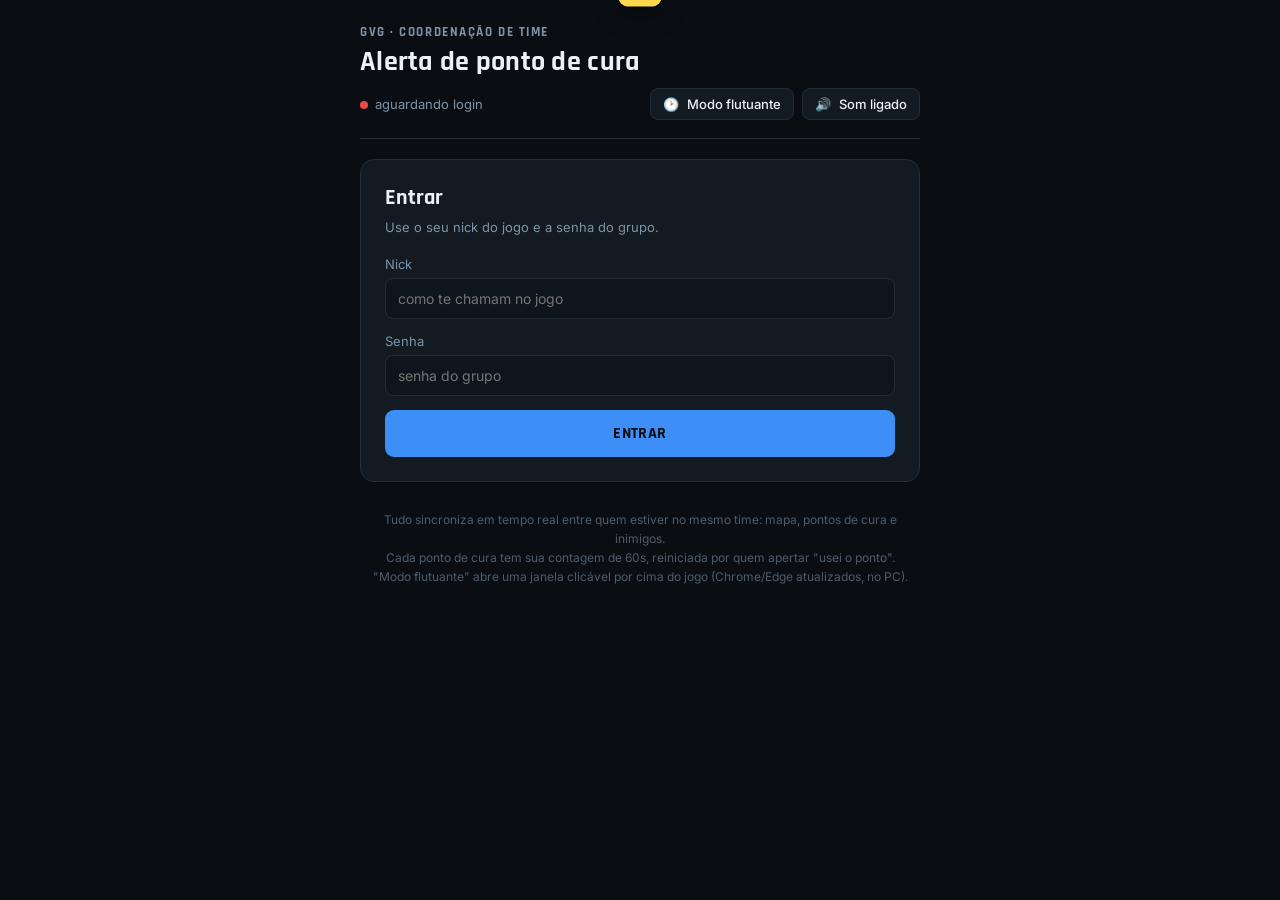
<file: index.html>
<!DOCTYPE html>
<html lang="pt-BR">
<head>
<meta charset="UTF-8">
<meta name="viewport" content="width=device-width, initial-scale=1.0">
<title>GVG · Alerta de Cura</title>
<link rel="preconnect" href="https://fonts.googleapis.com">
<link href="https://fonts.googleapis.com/css2?family=Rajdhani:wght@500;600;700&family=Inter:wght@400;500;600&family=JetBrains+Mono:wght@500;700&display=swap" rel="stylesheet">
<style>
  :root{
    --void:#0A0E13;
    --panel:#131A22;
    --panel-2:#0F151C;
    --hairline:#232D38;
    --text:#EAF1F7;
    --dim:#7E93A7;
    --dimmer:#4D5C6C;
    --ready:#FFD84D;
    --bad:#E5484D;
  }
  *{box-sizing:border-box;}
  html,body{margin:0;padding:0;}
  body{
    background:var(--void);
    color:var(--text);
    font-family:'Inter',sans-serif;
    min-height:100vh;
    padding:24px 16px 60px;
  }
  .wrap{max-width:560px;margin:0 auto;}

  header{padding-bottom:18px;margin-bottom:20px;border-bottom:1px solid var(--hairline);}
  .eyebrow{
    font-family:'Rajdhani',sans-serif;font-weight:700;letter-spacing:0.12em;font-size:13px;
    color:var(--dim);text-transform:uppercase;margin:0 0 4px;
  }
  h1{font-family:'Rajdhani',sans-serif;font-weight:700;font-size:28px;letter-spacing:0.01em;margin:0;}
  .status-line{
    font-size:13px;color:var(--dim);margin-top:8px;
    display:flex;align-items:center;justify-content:space-between;gap:8px;flex-wrap:wrap;
  }
  .status-dot{display:inline-block;width:8px;height:8px;border-radius:50%;background:#35C48C;margin-right:7px;}
  .status-dot.off{background:var(--bad);}
  .header-btns{display:flex;gap:8px;}
  .sound-btn{
    display:flex;align-items:center;gap:8px;background:var(--panel);border:1px solid var(--hairline);
    color:var(--text);font-family:'Inter',sans-serif;font-size:13px;font-weight:500;
    padding:7px 12px;border-radius:8px;cursor:pointer;
  }
  .sound-btn:active{transform:scale(0.97);}

  .hidden{display:none !important;}

  .section-label{font-size:13px;color:var(--dim);margin-bottom:10px;display:block;}
  .picker{margin-bottom:22px;}
  .nick-input{
    width:100%;background:var(--panel-2);border:1px solid var(--hairline);color:var(--text);
    font-family:'Inter',sans-serif;font-size:14px;padding:11px 12px;border-radius:8px;
  }
  .chip-row{display:flex;gap:8px;flex-wrap:wrap;}
  .chip{
    font-family:'Rajdhani',sans-serif;font-weight:600;font-size:15px;letter-spacing:0.02em;
    padding:10px 14px;border-radius:20px;border:1.5px solid var(--hairline);background:transparent;
    color:var(--dim);cursor:pointer;flex:1 1 21%;min-width:74px;text-align:center;
  }
  .chip[data-active="true"]{color:var(--void);border-color:transparent;}

  .map-list{display:flex;flex-direction:column;gap:8px;}
  .map-btn{
    display:flex;align-items:center;justify-content:space-between;width:100%;text-align:left;
    background:var(--panel);border:1.5px solid var(--hairline);border-radius:10px;padding:12px 16px;
    color:var(--text);cursor:pointer;font-family:'Inter',sans-serif;
  }
  .map-btn .map-name{font-family:'Rajdhani',sans-serif;font-weight:600;font-size:16px;}
  .map-btn .map-badge{
    font-size:12px;color:var(--dim);background:var(--panel-2);border:1px solid var(--hairline);
    padding:3px 9px;border-radius:20px;white-space:nowrap;
  }
  .map-btn[data-active="true"]{border-color:var(--accent,#3E8EF7);}
  .map-btn[data-active="true"] .map-badge{color:var(--text);}

  .placeholder{
    background:var(--panel);border:1px dashed var(--hairline);border-radius:14px;
    padding:40px 20px;text-align:center;color:var(--dim);font-size:14px;
  }

  .top-bar{
    display:flex;align-items:center;justify-content:space-between;gap:10px;
    background:var(--panel);border:1px solid var(--hairline);border-radius:10px;
    padding:10px 14px;margin-bottom:10px;font-size:13px;
  }
  .top-bar .info{font-family:'Rajdhani',sans-serif;font-weight:600;font-size:15px;}
  .top-bar .info span.dim{color:var(--dim);font-weight:500;}
  .top-bar button{
    background:var(--panel-2);border:1px solid var(--hairline);color:var(--text);font-size:12px;
    font-weight:600;padding:7px 12px;border-radius:8px;cursor:pointer;font-family:'Rajdhani',sans-serif;
  }
  .presence{font-size:12px;color:var(--dim);margin:0 0 18px 2px;min-height:16px;}

  .enemy-section{margin-bottom:20px;}
  .enemy-row{display:flex;gap:10px;flex-wrap:wrap;}
  .enemy-dot{
    width:52px;height:52px;border-radius:50%;flex:none;display:flex;align-items:center;justify-content:center;
    font-family:'JetBrains Mono',monospace;font-weight:700;font-size:15px;border:none;cursor:pointer;
    transition:transform .1s;
  }
  .enemy-dot:active{transform:scale(0.93);}
  .enemy-dot.dead{cursor:default;}
  .enemy-dot-label{font-size:10px;color:var(--dim);text-align:center;margin-top:4px;font-family:'Inter',sans-serif;}
  .enemy-col{display:flex;flex-direction:column;align-items:center;}

  .points-grid{display:flex;flex-direction:column;gap:12px;}
  .card{
    position:relative;display:flex;align-items:center;gap:16px;background:var(--panel);
    border:1px solid var(--hairline);border-radius:14px;padding:14px 16px;overflow:hidden;
  }
  .card .band{position:absolute;top:0;left:0;bottom:0;width:4px;}
  .ring-wrap{position:relative;width:92px;height:92px;flex:none;}
  svg.ring{transform:rotate(-90deg);}
  .ring-bg{fill:none;stroke:var(--hairline);stroke-width:7;}
  .ring-fg{fill:none;stroke-width:7;stroke-linecap:round;transition:stroke-dashoffset .3s linear;}
  .ring-center{position:absolute;inset:0;display:flex;flex-direction:column;align-items:center;justify-content:center;}
  .ring-time{font-family:'JetBrains Mono',monospace;font-weight:700;font-size:22px;line-height:1;}
  .ring-unit{font-size:9px;color:var(--dim);letter-spacing:0.05em;margin-top:2px;}
  .card-body{flex:1;min-width:0;}
  .point-name{font-family:'Rajdhani',sans-serif;font-weight:700;font-size:17px;letter-spacing:0.02em;margin-bottom:2px;}
  .status-label{font-family:'Rajdhani',sans-serif;font-weight:700;font-size:13px;letter-spacing:0.02em;margin-bottom:2px;}
  .status-sub{font-size:12px;color:var(--dim);line-height:1.3;margin-bottom:10px;}
  .use-btn{
    font-family:'Rajdhani',sans-serif;font-weight:700;font-size:13px;letter-spacing:0.03em;
    text-transform:uppercase;padding:9px 14px;border-radius:8px;border:none;cursor:pointer;color:var(--void);
  }
  .use-btn:active{transform:scale(0.97);}
  .card.is-ready{box-shadow:0 0 0 2px var(--ready);}
  .card.is-ready .status-label{color:var(--ready);}
  .card.pulse{animation:pulseGlow 1s ease-in-out infinite;}
  @keyframes pulseGlow{
    0%,100%{box-shadow:0 0 0 2px var(--ready);}
    50%{box-shadow:0 0 18px 3px var(--ready);}
  }

  .login-card{background:var(--panel);border:1px solid var(--hairline);border-radius:14px;padding:24px;}
  .login-card h2{font-family:'Rajdhani',sans-serif;font-size:22px;margin:0 0 6px;}
  .login-card .sub{font-size:13px;color:var(--dim);line-height:1.5;margin:0 0 18px;}
  .login-card label{font-size:13px;color:var(--dim);display:block;margin:0 0 6px;}
  .login-card .nick-input{margin-bottom:14px;}
  .login-error{color:var(--bad);font-size:13px;line-height:1.4;margin:-2px 0 12px;}
  .primary-btn{
    width:100%;font-family:'Rajdhani',sans-serif;font-weight:700;font-size:16px;letter-spacing:0.03em;
    text-transform:uppercase;padding:13px;border-radius:9px;border:none;cursor:pointer;color:var(--void);background:#3E8EF7;
  }
  .primary-btn:active{transform:scale(0.98);}
  .primary-btn:disabled{opacity:0.6;cursor:default;}
  .user-line{display:flex;align-items:center;justify-content:space-between;gap:10px;font-size:13px;color:var(--dim);margin-bottom:18px;}
  .user-line b{color:var(--text);}
  .user-line button{
    background:var(--panel-2);border:1px solid var(--hairline);color:var(--text);font-size:12px;font-weight:600;
    padding:6px 12px;border-radius:8px;cursor:pointer;font-family:'Rajdhani',sans-serif;
  }

  body.offline .use-btn, body.offline .enemy-dot{opacity:0.45;}

  .alert-banner{
    position:fixed;top:16px;left:50%;transform:translateX(-50%) translateY(-140%);
    background:var(--ready);color:var(--void);font-family:'Rajdhani',sans-serif;font-weight:700;
    font-size:15px;letter-spacing:0.03em;padding:12px 22px;border-radius:10px;z-index:50;
    transition:transform .35s ease;box-shadow:0 8px 24px rgba(0,0,0,0.4);max-width:90vw;text-align:center;
  }
  .alert-banner.warn{background:var(--bad);color:#fff;}
  .alert-banner.show{transform:translateX(-50%) translateY(0);}

  .pip-note{
    font-size:12px;color:var(--dim);background:var(--panel);border:1px solid var(--hairline);
    border-radius:10px;padding:10px 14px;margin-bottom:18px;line-height:1.5;
  }
  .pip-note.warn{color:var(--ready);border-color:var(--ready);}

  footer{margin-top:28px;font-size:12px;color:var(--dimmer);text-align:center;line-height:1.6;}
</style>
</head>
<body>
<div class="wrap">

  <header>
    <p class="eyebrow">GVG · Coordenação de time</p>
    <h1>Alerta de ponto de cura</h1>
    <div class="status-line">
      <span><span class="status-dot off" id="syncDot"></span><span id="syncText">conectando...</span></span>
      <span class="header-btns">
        <button class="sound-btn" id="pipBtn" type="button">
          <span>&#128337;</span><span id="pipLabel">Modo flutuante</span>
        </button>
        <button class="sound-btn" id="soundBtn" type="button">
          <span id="soundIcon">&#128266;</span><span id="soundLabel">Som ligado</span>
        </button>
      </span>
    </div>
  </header>

  <div class="pip-note hidden" id="pipNote"></div>

  <div id="bootScreen" class="placeholder">Entrando...</div>

  <div id="loginScreen" class="hidden">
    <div class="login-card">
      <h2>Entrar</h2>
      <p class="sub">Use o seu nick do jogo e a senha do grupo.</p>
      <label for="loginNick">Nick</label>
      <input type="text" id="loginNick" class="nick-input" placeholder="como te chamam no jogo" maxlength="20" autocomplete="username">
      <label for="loginPass">Senha</label>
      <input type="password" id="loginPass" class="nick-input" placeholder="senha do grupo" autocomplete="current-password">
      <p class="login-error hidden" id="loginError"></p>
      <button class="primary-btn" id="loginBtn" type="button">Entrar</button>
    </div>
  </div>

  <div id="selectionScreen" class="hidden">
    <div class="user-line">
      <span>Logado como <b id="userName"></b></span>
      <button id="logoutBtn" type="button">Sair</button>
    </div>
    <div class="picker">
      <span class="section-label">Escolha o seu time:</span>
      <div class="chip-row" id="chipRow"></div>
    </div>
    <div id="mapSection" class="hidden">
      <span class="section-label">Mapa do seu time:</span>
      <div class="map-list" id="mapList"></div>
    </div>
    <div class="placeholder" id="placeholder">Selecione o seu time acima para continuar.</div>
  </div>

  <div id="pointsScreen" class="hidden">
    <div class="top-bar">
      <span class="info" id="topBarInfo">Time · Mapa</span>
      <button id="changeSelectionBtn" type="button">Trocar time/mapa</button>
    </div>
    <p class="presence" id="presenceLine"></p>

    <div class="enemy-section">
      <span class="section-label">Time inimigo — clique quando morrer (trava 60s até renascer):</span>
      <div class="enemy-row" id="enemyRow"></div>
    </div>

    <div id="pointsHolder" class="points-grid"></div>
  </div>

  <footer>
    Tudo sincroniza em tempo real entre quem estiver no mesmo time: mapa, pontos de cura e inimigos.<br>
    Cada ponto de cura tem sua contagem de 60s, reiniciada por quem apertar "usei o ponto".<br>
    "Modo flutuante" abre uma janela clicável por cima do jogo (Chrome/Edge atualizados, no PC).
  </footer>

</div>

<div class="alert-banner" id="alertBanner"></div>

<script>
const TEAMS = [
  {id:"1", name:"Time 1", color:"#E5484D"},
  {id:"2", name:"Time 2", color:"#3E8EF7"},
  {id:"3", name:"Time 3", color:"#35C48C"},
  {id:"4", name:"Time 4", color:"#E8B339"},
  {id:"5", name:"Time 5", color:"#9B6BFF"},
  {id:"6", name:"Time 6", color:"#FF8A3D"},
  {id:"7", name:"Time 7", color:"#FF5FA8"},
  {id:"8", name:"Time 8", color:"#38D9E0"}
];

const MAPS = [
  {id:"whisk_peak",   name:"Whisk Peak",          points:[{id:"a",label:"Ponto A"},{id:"c",label:"Ponto C"}]},
  {id:"foosha",       name:"Foosha",              points:[{id:"norte",label:"Norte"},{id:"sul",label:"Sul"}]},
  {id:"shells_town",  name:"Shells Town",         points:[{id:"unico",label:"Único ponto"}]},
  {id:"orange_town",  name:"Orange Town",         points:[{id:"a",label:"Ponto A"},{id:"b",label:"Ponto B"},{id:"c",label:"Ponto C"}]},
  {id:"cocoyasi",     name:"Cocoyasi",            points:[{id:"unico",label:"Único ponto"}]},
  {id:"loguetown",    name:"Loguetown",           points:[]},
  {id:"drum_island",  name:"Drum Island",         points:[{id:"ferreiro",label:"Ferreiro"},{id:"bar1",label:"Bar (1)"},{id:"bar2",label:"Bar (2)"}]},
  {id:"alubarna",     name:"Alubarna",            points:[{id:"norte",label:"Norte"},{id:"sul",label:"Sul"}]},
  {id:"water7",       name:"Water 7",             points:[{id:"leste",label:"Leste"},{id:"oeste",label:"Oeste"}]},
  {id:"enies_lobby",  name:"Enies Lobby",         points:[{id:"unico",label:"Único ponto"}]},
  {id:"amazon_lilly", name:"Amazon Lilly",        points:[]},
  {id:"sabaody",      name:"Sabaody Archipelago", points:[{id:"norte",label:"Norte"},{id:"sudoeste",label:"Sudoeste"},{id:"sudeste",label:"Sudeste"}]}
];

const ENEMY_SLOTS = [
  {id:"tank", label:"Tank", color:"#FF5FA8"},
  {id:"sup",  label:"Sup",  color:"#35C48C"},
  {id:"p1",   label:"1",    color:"#EAF1F7"},
  {id:"p2",   label:"2",    color:"#EAF1F7"},
  {id:"p3",   label:"3",    color:"#EAF1F7"},
  {id:"p4",   label:"4",    color:"#EAF1F7"}
];

const CYCLE = 60;
const RADIUS = 38;
const CIRC = 2 * Math.PI * RADIUS;
const LS_PREFS = "gvg_local_prefs";

/* ---------- estado ---------- */

function emptyEnemySlots(){
  const o = {};
  ENEMY_SLOTS.forEach(s=>{ o[s.id] = null; });
  return o;
}
function emptyState(){
  const maps = {}, points = {}, enemies = {};
  TEAMS.forEach(t=>{ maps[t.id] = null; points[t.id] = {}; enemies[t.id] = emptyEnemySlots(); });
  return {maps, points, enemies};
}
function normalizeState(data){
  const base = emptyState();
  if(data){
    TEAMS.forEach(t=>{
      if(data.maps && data.maps[t.id]) base.maps[t.id] = data.maps[t.id];
      if(data.points && data.points[t.id]) base.points[t.id] = Object.assign({}, data.points[t.id]);
      if(data.enemies && data.enemies[t.id]) Object.assign(base.enemies[t.id], data.enemies[t.id]);
    });
  }
  return base;
}

let state = emptyState();     // vem do servidor
let presence = [];            // quem está conectado: [{id, nick, team}]
let myId = null;              // id do meu socket (o servidor informa)
let myTeam = null;
let nickname = '';
let password = '';           // fica salva neste aparelho para entrar direto da próxima vez
let authed = false;           // esta conexão já passou pelo login
let authFailed = false;       // senha recusada: não fica tentando de novo sozinho
let uiMode = 'boot';          // 'boot' (entrando) | 'login' | 'app'
let loginTimer = null, bootTimer = null;
let soundOn = true;
let alertedFor = {};
let pipWin = null;
let gotState = false;
let browsing = false;         // true enquanto a pessoa está escolhendo time/mapa de propósito
let offset = 0;               // diferença entre o relógio do servidor e o meu
let offsetInit = false;
const serverNow = () => Date.now() + offset;

const $ = (id) => document.getElementById(id);
const chipRow = $('chipRow'), mapSection = $('mapSection'), mapList = $('mapList');
const placeholder = $('placeholder'), selectionScreen = $('selectionScreen'), pointsScreen = $('pointsScreen');
const topBarInfo = $('topBarInfo'), changeSelectionBtn = $('changeSelectionBtn'), presenceLine = $('presenceLine');
const enemyRow = $('enemyRow'), pointsHolder = $('pointsHolder'), alertBanner = $('alertBanner');
const soundBtn = $('soundBtn'), soundIcon = $('soundIcon'), soundLabel = $('soundLabel');
const pipBtn = $('pipBtn'), pipLabel = $('pipLabel'), pipNote = $('pipNote');
const syncDot = $('syncDot'), syncText = $('syncText');
const loginScreen = $('loginScreen'), bootScreen = $('bootScreen'), loginNick = $('loginNick'), loginPass = $('loginPass');
const loginBtn = $('loginBtn'), loginError = $('loginError'), userName = $('userName'), logoutBtn = $('logoutBtn');

/* ---------- preferências locais (nick, senha, time e som ficam neste aparelho) ---------- */

function loadPrefs(){
  try{
    const raw = localStorage.getItem(LS_PREFS);
    if(raw){
      const p = JSON.parse(raw);
      myTeam = p.myTeam || null;
      soundOn = p.soundOn !== undefined ? p.soundOn : true;
      nickname = p.nickname || '';
      password = p.password || '';
    }
  }catch(e){}
}
function savePrefs(){ try{ localStorage.setItem(LS_PREFS, JSON.stringify({myTeam, soundOn, nickname, password})); }catch(e){} }

/* ---------- conexão em tempo real ---------- */

let ws = null, connected = false, lastRx = 0, reconnectDelay = 1000, reconnectTimer = null;

function setConn(ok){
  connected = ok;
  syncDot.classList.toggle('off', !ok);
  syncText.textContent = ok ? 'conectado em tempo real'
    : (uiMode === 'login' ? 'aguardando login' : (uiMode === 'boot' ? 'conectando...' : 'reconectando...'));
  document.body.classList.toggle('offline', !ok);
}

function connect(){
  if(!nickname || !password || authFailed) return;
  if(!location.host){
    syncText.textContent = 'abra pelo link do site (não pelo arquivo baixado)';
    return;
  }
  const proto = location.protocol === 'https:' ? 'wss' : 'ws';
  const room = new URLSearchParams(location.search).get('room');
  const url = `${proto}://${location.host}/api/ws` + (room ? `?room=${encodeURIComponent(room)}` : '');
  let sock;
  try{ sock = new WebSocket(url); }catch(e){ scheduleReconnect(); return; }
  ws = sock;
  sock.onopen = ()=>{ reconnectDelay = 1000; lastRx = Date.now(); sendLogin(); };
  sock.onmessage = onServerMessage;
  sock.onclose = ()=>{ if(ws === sock) dropSocket(); };
  sock.onerror = ()=>{ if(ws === sock) dropSocket(); };
}
// abandona a conexão atual (sem esperar o aperto de mão de fechamento, que pode nunca vir) e tenta de novo
function closeSocketQuiet(){
  const old = ws;
  ws = null;
  authed = false;
  clearTimeout(reconnectTimer);
  reconnectTimer = null;
  if(old){
    old.onopen = old.onmessage = old.onclose = old.onerror = null;
    try{ old.close(); }catch(e){}
  }
}
function dropSocket(){
  closeSocketQuiet();
  setConn(false);
  scheduleReconnect();
}
function scheduleReconnect(){
  if(authFailed || !nickname || !password) return;
  clearTimeout(reconnectTimer);
  reconnectTimer = setTimeout(()=>{ reconnectTimer = null; connect(); }, reconnectDelay);
  reconnectDelay = Math.min(Math.round(reconnectDelay * 1.6), 8000);
}
function keepAlive(){
  if(ws && ws.readyState === 1){
    if(Date.now() - lastRx > 75000){ dropSocket(); return; }   // servidor mudo: reconecta
    try{ ws.send('ping'); }catch(e){}
  } else if(!reconnectTimer && !authFailed && nickname && password){
    connect();
  }
}
function reconnectNow(){
  if(authFailed || !nickname || !password) return;
  if(ws && ws.readyState <= 1) return;       // já conectado/conectando
  clearTimeout(reconnectTimer);
  reconnectTimer = null;
  reconnectDelay = 1000;
  connect();
}
window.addEventListener('online', reconnectNow);
document.addEventListener('visibilitychange', ()=>{ if(!document.hidden) reconnectNow(); });

function send(obj, quiet){
  if(ws && ws.readyState === 1 && (authed || obj.t === 'login')){ ws.send(JSON.stringify(obj)); return true; }
  if(!quiet) showBanner('Sem conexão com o servidor — tentando reconectar...', true);
  return false;
}
function sendHello(){ send({t:'hello', team:myTeam}, true); }
function sendLogin(){ send({t:'login', nick:nickname, pass:password, team:myTeam}, true); }

function onServerMessage(ev){
  lastRx = Date.now();
  if(typeof ev.data !== 'string' || ev.data === 'pong') return;
  let msg;
  try{ msg = JSON.parse(ev.data); }catch(e){ return; }
  if(msg.t === 'login_ok'){
    authed = true;
    clearTimeout(loginTimer);
    clearTimeout(bootTimer);
    if(msg.nick) nickname = msg.nick;
    savePrefs();
    setConn(true);
    resetLoginButton();
    return;
  }
  if(msg.t === 'login_fail'){ onLoginFail(msg.reason); return; }
  if(msg.t === 'state'){
    if(msg.now){
      const cand = msg.now - Date.now();
      offset = offsetInit ? offset * 0.8 + cand * 0.2 : cand;
      offsetInit = true;
    }
    if(msg.you) myId = msg.you;
    if(msg.presence) presence = msg.presence;
    const prevMap = currentMapId();
    state = normalizeState(msg.data);
    gotState = true;
    if(uiMode !== 'app') setMode('app');
    onStateChanged(prevMap);
  } else if(msg.t === 'presence'){
    presence = msg.presence || [];
    renderPresence();
  }
}

function onStateChanged(prevMap){
  const cur = currentMapId();
  if(myTeam){
    if(cur && !browsing && cur !== prevMap){
      alertedFor = {};
      enterPointsScreen();            // alguém do time escolheu (ou trocou) o mapa
    } else if(cur && !browsing && pointsScreen.classList.contains('hidden')){
      enterPointsScreen();
    } else if(!cur && !browsing){
      renderMapSection();
    } else {
      if(!selectionScreen.classList.contains('hidden')) renderMapSection();
      renderTimers();
      renderEnemies();
    }
  }
  renderPresence();
}

/* ---------- telas ---------- */

function setMode(m){
  uiMode = m;
  loginScreen.classList.toggle('hidden', m !== 'login');
  bootScreen.classList.toggle('hidden', m !== 'boot');
  if(m === 'app'){
    userName.textContent = nickname;
    selectionScreen.classList.remove('hidden');
    pointsScreen.classList.add('hidden');
  } else {
    selectionScreen.classList.add('hidden');
    pointsScreen.classList.add('hidden');
    closeFloating();
    if(m === 'boot') bootScreen.textContent = `Entrando como ${nickname}...`;
  }
  if(!connected) setConn(false);          // atualiza o texto do status
}

function showLoginError(t){ loginError.textContent = t; loginError.classList.remove('hidden'); }
function hideLoginError(){ loginError.classList.add('hidden'); }
function resetLoginButton(){ loginBtn.disabled = false; loginBtn.textContent = 'Entrar'; }

function showLogin(errorText, clearPass){
  clearTimeout(bootTimer);
  setMode('login');
  loginNick.value = nickname;
  if(clearPass) loginPass.value = '';
  if(errorText) showLoginError(errorText); else hideLoginError();
  resetLoginButton();
}

function submitLogin(){
  const n = loginNick.value.trim(), p = loginPass.value;
  if(!location.host){ showLoginError('Abra pelo link do site, não pelo arquivo baixado.'); return; }
  if(n.length < 2){ showLoginError('Digite seu nick (pelo menos 2 letras).'); return; }
  if(!p){ showLoginError('Digite a senha.'); return; }
  hideLoginError();
  nickname = n; password = p; authFailed = false;
  loginBtn.disabled = true; loginBtn.textContent = 'Entrando...';
  closeSocketQuiet();
  reconnectDelay = 1000;
  connect();
  clearTimeout(loginTimer);
  loginTimer = setTimeout(()=>{
    if(!authed){
      closeSocketQuiet();
      authFailed = true;
      resetLoginButton();
      showLoginError('Não consegui falar com o servidor. Confira a internet e tente de novo.');
    }
  }, 9000);
}

function onLoginFail(reason){
  const wasLoggedBefore = uiMode !== 'login';      // entrou sozinho com a senha salva e ela não vale mais
  authFailed = true;
  authed = false;
  gotState = false;
  clearTimeout(loginTimer);
  password = '';
  savePrefs();
  closeSocketQuiet();
  const txt = {
    senha: 'Senha incorreta.',
    nick: 'Nick inválido (use pelo menos 2 letras).',
    bloqueado: 'Muitas tentativas erradas. Espere 1 minuto e tente de novo.'
  }[reason] || 'Não foi possível entrar.';
  showLogin(wasLoggedBefore && reason === 'senha' ? 'A senha mudou. Entre de novo.' : txt, wasLoggedBefore);
}

function logout(){
  password = '';
  authFailed = true;
  gotState = false;
  savePrefs();
  closeSocketQuiet();
  closeFloating();
  state = emptyState();
  presence = [];
  myId = null;
  browsing = false;
  setConn(false);
  showLogin('', true);
}

loginBtn.addEventListener('click', submitLogin);
[loginNick, loginPass].forEach(el => el.addEventListener('keydown', e => { if(e.key === 'Enter') submitLogin(); }));
logoutBtn.addEventListener('click', logout);

function buildChips(){
  chipRow.innerHTML = TEAMS.map(t=>`<button class="chip" data-team="${t.id}" data-active="false" type="button">${t.name}</button>`).join('');
  chipRow.querySelectorAll('.chip').forEach(chip=>{
    chip.addEventListener('click', ()=>selectTeam(chip.dataset.team));
  });
}

function currentTeamObj(){ return TEAMS.find(t=>t.id===myTeam); }
function currentMapId(){ return myTeam ? state.maps[myTeam] : null; }
function currentMapObj(){ const id = currentMapId(); return MAPS.find(m=>m.id===id) || null; }

function selectTeam(id){
  myTeam = id;
  browsing = false;
  renderChips();
  savePrefs();
  closeFloating();
  sendHello();
  if(currentMapId()){
    enterPointsScreen();
  } else {
    pointsScreen.classList.add('hidden');
    selectionScreen.classList.remove('hidden');
    renderMapSection();
  }
  renderPresence();
}

function renderChips(){
  chipRow.querySelectorAll('.chip').forEach(chip=>{
    const active = chip.dataset.team === myTeam;
    chip.dataset.active = active ? "true" : "false";
    const team = TEAMS.find(t=>t.id===chip.dataset.team);
    chip.style.background = active ? team.color : 'transparent';
    chip.style.borderColor = active ? team.color : '';
  });
}

function renderMapSection(){
  if(!myTeam){
    mapSection.classList.add('hidden');
    placeholder.classList.remove('hidden');
    placeholder.textContent = 'Selecione o seu time acima para continuar.';
    return;
  }
  if(!gotState){
    mapSection.classList.add('hidden');
    placeholder.classList.remove('hidden');
    placeholder.textContent = 'Conectando ao servidor...';
    return;
  }
  mapSection.classList.remove('hidden');
  placeholder.classList.remove('hidden');
  placeholder.textContent = 'Selecione o mapa do seu time acima.';
  const activeMapId = currentMapId();
  const team = currentTeamObj();
  mapList.innerHTML = MAPS.map(m=>`
    <button class="map-btn" data-map="${m.id}" data-active="${m.id===activeMapId}" style="--accent:${team.color}" type="button">
      <span class="map-name">${m.name}</span>
      <span class="map-badge">${m.points.length === 0 ? 'sem cura' : m.points.length + ' ponto' + (m.points.length>1?'s':'')}</span>
    </button>
  `).join('');
  mapList.querySelectorAll('.map-btn').forEach(btn=>{
    btn.addEventListener('click', ()=>selectMap(btn.dataset.map));
  });
}

function selectMap(mapId){
  if(!send({t:'map', team:myTeam, map:mapId})) return;
  if(state.maps[myTeam] !== mapId){
    state.maps[myTeam] = mapId;
    state.points[myTeam] = {};
    state.enemies[myTeam] = emptyEnemySlots();
  }
  alertedFor = {};
  enterPointsScreen();
}

function enterPointsScreen(){
  browsing = false;
  const map = currentMapObj();
  const team = currentTeamObj();
  if(!map){
    pointsScreen.classList.add('hidden');
    selectionScreen.classList.remove('hidden');
    renderMapSection();
    return;
  }

  selectionScreen.classList.add('hidden');
  pointsScreen.classList.remove('hidden');
  topBarInfo.innerHTML = `${team.name} <span class="dim">·</span> ${map.name}`;
  buildEnemyRow(document, enemyRow);

  if(map.points.length === 0){
    pointsHolder.innerHTML = `<div class="placeholder">${map.name} não tem pontos de cura para monitorar.</div>`;
    closeFloating();
  } else {
    pointsHolder.innerHTML = map.points.map(p => `
      <div class="card" data-point="${p.id}" id="card-${p.id}">
        <div class="band" style="background:${team.color}"></div>
        <div class="ring-wrap">
          <svg class="ring" width="92" height="92" viewBox="0 0 92 92">
            <circle class="ring-bg" cx="46" cy="46" r="${RADIUS}"></circle>
            <circle class="ring-fg" id="ring-${p.id}" cx="46" cy="46" r="${RADIUS}"
              stroke="${team.color}" stroke-dasharray="${CIRC}" stroke-dashoffset="${CIRC}"></circle>
          </svg>
          <div class="ring-center">
            <span class="ring-time" id="time-${p.id}">--</span>
            <span class="ring-unit">seg</span>
          </div>
        </div>
        <div class="card-body">
          <div class="point-name">${p.label}</div>
          <div class="status-label" id="status-${p.id}">Aguardando</div>
          <div class="status-sub" id="sub-${p.id}">Ninguém marcou o uso ainda.</div>
          <button class="use-btn" id="btn-${p.id}" style="background:${team.color}" type="button">Usei o ponto</button>
        </div>
      </div>
    `).join('');
    map.points.forEach(p=>{
      $(`btn-${p.id}`).addEventListener('click', ()=>markPointUsed(p.id));
    });
    if(pipWin && !pipWin.closed) buildFloatingDoc(pipWin, map, team);   // mapa mudou com a janela flutuante aberta
  }
  renderTimers();
  renderEnemies();
  renderPresence();
}

changeSelectionBtn.addEventListener('click', ()=>{
  browsing = true;
  pointsScreen.classList.add('hidden');
  selectionScreen.classList.remove('hidden');
  renderChips();
  renderMapSection();
  closeFloating();
});

function renderPresence(){
  if(!myTeam){ presenceLine.textContent = ''; return; }
  const mine = presence.filter(p => p.team === myTeam);
  const me = mine.find(p => p.id === myId);
  const others = [];
  mine.forEach(p=>{
    if(p.id === myId) return;
    if(me && p.nick === me.nick) return;
    if(!others.includes(p.nick)) others.push(p.nick);
  });
  const all = (me ? [`${me.nick} (você)`] : []).concat(others);
  presenceLine.textContent = all.length ? `Online no time (${all.length}): ${all.join(', ')}` : '';
}

/* ---------- som e alertas ---------- */

let audioCtx = null;
function getAudio(){
  try{
    if(!audioCtx) audioCtx = new (window.AudioContext || window.webkitAudioContext)();
    if(audioCtx.state === 'suspended') audioCtx.resume();
    return audioCtx;
  }catch(e){ return null; }
}
document.addEventListener('pointerdown', ()=>{ getAudio(); }, {once:true});

function renderSoundBtn(){
  soundIcon.textContent = soundOn ? '\u{1F50A}' : '\u{1F507}';
  soundLabel.textContent = soundOn ? 'Som ligado' : 'Som desligado';
}
soundBtn.addEventListener('click', ()=>{
  soundOn = !soundOn;
  renderSoundBtn();
  savePrefs();
  if(soundOn) playBeep();
});

function playBeep(){
  const ctx = getAudio();
  if(!ctx) return;
  try{
    [660, 880, 1046].forEach((f, i)=>{
      const osc = ctx.createOscillator();
      const gain = ctx.createGain();
      osc.type = 'sine';
      osc.frequency.value = f;
      const t0 = ctx.currentTime + i*0.14;
      gain.gain.setValueAtTime(0.0001, t0);
      gain.gain.exponentialRampToValueAtTime(0.28, t0 + 0.02);
      gain.gain.exponentialRampToValueAtTime(0.0001, t0 + 0.22);
      osc.connect(gain).connect(ctx.destination);
      osc.start(t0);
      osc.stop(t0 + 0.24);
    });
  }catch(e){}
}

function showBanner(text, warn){
  alertBanner.textContent = text;
  alertBanner.classList.toggle('warn', !!warn);
  alertBanner.classList.add('show');
  clearTimeout(showBanner._t);
  showBanner._t = setTimeout(()=>{ alertBanner.classList.remove('show'); }, warn ? 2500 : 4000);
}

/* ---------- ações (vão pro servidor; a tela atualiza na hora) ---------- */

function markPointUsed(pointId){
  if(!myTeam) return;
  if(!send({t:'point', team:myTeam, point:pointId})) return;
  state.points[myTeam][pointId] = serverNow();
  delete alertedFor[pointId];
  renderTimers();
}

function buildEnemyRow(doc, container){
  if(!container) return;
  container.innerHTML = ENEMY_SLOTS.map(s => `
    <div class="enemy-col">
      <button class="enemy-dot" id="enemy-${s.id}" type="button"></button>
      <span class="enemy-dot-label">${s.label}</span>
    </div>
  `).join('');
  ENEMY_SLOTS.forEach(s=>{
    const btn = doc.getElementById(`enemy-${s.id}`);
    if(btn) btn.addEventListener('click', ()=>markEnemyDead(s.id));
  });
}

function markEnemyDead(slotId){
  if(!myTeam) return;
  const enemies = state.enemies[myTeam] || (state.enemies[myTeam] = emptyEnemySlots());
  const start = enemies[slotId];
  if(start && (serverNow() - start) / 1000 < CYCLE) return;     // travado até completar 60s
  if(!send({t:'enemy', team:myTeam, slot:slotId})) return;
  enemies[slotId] = serverNow();
  renderEnemies();
}

/* ---------- contagens ---------- */

function renderEnemies(){
  if(!myTeam) return;
  const now = serverNow();
  const enemies = state.enemies[myTeam] || {};
  const docs = [document];
  if(pipWin && !pipWin.closed) docs.push(pipWin.document);

  ENEMY_SLOTS.forEach(s=>{
    const start = enemies[s.id];
    const elapsed = start ? (now - start) / 1000 : null;
    const dead = elapsed !== null && elapsed < CYCLE;
    const remaining = dead ? Math.max(0, Math.ceil(CYCLE - elapsed)) : null;
    docs.forEach(doc=>{
      const dot = doc.getElementById(`enemy-${s.id}`);
      if(!dot) return;
      if(dead){
        dot.style.background = '#4D5C6C';
        dot.style.color = '#E5484D';
        dot.textContent = remaining;
        dot.classList.add('dead');
      } else {
        dot.style.background = s.color;
        dot.style.color = '#0A0E13';
        dot.textContent = s.label;
        dot.classList.remove('dead');
      }
    });
  });
}

function renderTimers(){
  const map = currentMapObj();
  if(!map || !myTeam) return;
  const now = serverNow();
  const docs = [document];
  if(pipWin && !pipWin.closed) docs.push(pipWin.document);

  map.points.forEach(p=>{
    const start = (state.points[myTeam] || {})[p.id];
    const elapsed = start ? (now - start) / 1000 : null;
    const ready = elapsed !== null && elapsed >= CYCLE;
    const remaining = start ? Math.max(0, Math.ceil(CYCLE - elapsed)) : null;

    docs.forEach(doc=>{
      const card = doc.getElementById(`card-${p.id}`);
      if(!card) return;
      const ring = doc.getElementById(`ring-${p.id}`);
      const timeEl = doc.getElementById(`time-${p.id}`);
      const statusEl = doc.getElementById(`status-${p.id}`);
      const subEl = doc.getElementById(`sub-${p.id}`);
      const pring = doc.getElementById(`pring-${p.id}`);

      if(!start){
        if(ring) ring.style.strokeDashoffset = CIRC;
        if(timeEl) timeEl.textContent = '--';
        if(statusEl) statusEl.textContent = 'Aguardando';
        if(subEl) subEl.textContent = 'Sem uso registrado.';
        card.classList.remove('is-ready','pulse');
        if(pring) pring.style.setProperty('--pct','0%');
        return;
      }
      if(!ready){
        const progress = elapsed / CYCLE;
        if(ring) ring.style.strokeDashoffset = CIRC * (1 - progress);
        if(pring) pring.style.setProperty('--pct', Math.round(progress*100)+'%');
        if(timeEl) timeEl.textContent = remaining;
        if(statusEl) statusEl.textContent = 'Curando';
        if(subEl) subEl.textContent = `Disponível em ${remaining}s.`;
        card.classList.remove('is-ready','pulse');
      } else {
        if(ring) ring.style.strokeDashoffset = 0;
        if(pring) pring.style.setProperty('--pct','100%');
        if(timeEl) timeEl.textContent = '60+';
        if(statusEl) statusEl.textContent = 'Disponível';
        if(subEl) subEl.textContent = 'Ponto já renasceu.';
        card.classList.add('is-ready','pulse');
      }
    });

    if(ready && alertedFor[p.id] !== start){
      alertedFor[p.id] = start;
      if(elapsed < CYCLE + 4){        // só avisa se renasceu agora (não ao abrir a página)
        showBanner(`${p.label}: ponto de cura disponível`);
        if(soundOn) playBeep();
        if(navigator.vibrate){ try{ navigator.vibrate([120,60,120]); }catch(e){} }
      }
    }
  });
}

/* ---------- janela flutuante (Document Picture-in-Picture) ---------- */

function showPipNote(text, warn){
  pipNote.textContent = text;
  pipNote.classList.remove('hidden');
  pipNote.classList.toggle('warn', !!warn);
}

function buildFloatingDoc(win, map, team){
  const doc = win.document;
  doc.head.innerHTML = `
    <meta charset="UTF-8">
    <style>
      *{box-sizing:border-box;}
      html,body{margin:0;padding:0;background:#0A0E13;color:#EAF1F7;font-family:system-ui,-apple-system,Segoe UI,sans-serif;}
      .frow{display:flex;align-items:center;gap:10px;padding:10px 12px;border-bottom:1px solid #232D38;}
      .frow:last-child{border-bottom:none;}
      .frow.is-ready{background:rgba(255,216,77,0.14);}
      .pring{--pct:0%;width:46px;height:46px;border-radius:50%;flex:none;position:relative;background:conic-gradient(${team.color} var(--pct), #232D38 0);display:flex;align-items:center;justify-content:center;}
      .pring::before{content:'';position:absolute;inset:5px;background:#0A0E13;border-radius:50%;}
      .pring span{position:relative;z-index:1;font-weight:700;font-size:13px;font-family:monospace;}
      .pinfo{flex:1;min-width:0;}
      .pname{font-weight:700;font-size:13px;}
      .pstatus{font-size:11px;color:#7E93A7;margin-top:1px;}
      .pbtn{border:none;border-radius:7px;padding:9px 12px;font-weight:700;font-size:11px;color:#0A0E13;cursor:pointer;text-transform:uppercase;background:${team.color};flex:none;}
      .pbtn:active{transform:scale(0.96);}
      .fheader{font-size:11px;color:#7E93A7;padding:8px 12px 4px;}
      .fenemyRow{display:flex;gap:6px;padding:4px 12px 10px;flex-wrap:wrap;border-bottom:1px solid #232D38;}
      .enemy-dot{width:34px;height:34px;border-radius:50%;flex:none;border:none;cursor:pointer;
        display:flex;align-items:center;justify-content:center;font-family:monospace;font-weight:700;font-size:11px;}
      .enemy-dot.dead{cursor:default;}
    </style>
  `;
  const rowsHtml = map.points.map(p => `
    <div class="frow" id="card-${p.id}">
      <div class="pring" id="pring-${p.id}"><span id="time-${p.id}">--</span></div>
      <div class="pinfo">
        <div class="pname">${p.label}</div>
        <div class="pstatus" id="status-${p.id}">Aguardando</div>
      </div>
      <button class="pbtn" id="btn-${p.id}" type="button">Usei</button>
    </div>
  `).join('');
  const enemyHtml = ENEMY_SLOTS.map(s => `<button class="enemy-dot" id="enemy-${s.id}" type="button"></button>`).join('');
  doc.body.innerHTML = `<div class="fheader">${team.name} · ${map.name}</div><div class="fenemyRow">${enemyHtml}</div>${rowsHtml}`;
  map.points.forEach(p=>{
    doc.getElementById(`btn-${p.id}`).addEventListener('click', ()=>markPointUsed(p.id));
  });
  ENEMY_SLOTS.forEach(s=>{
    doc.getElementById(`enemy-${s.id}`).addEventListener('click', ()=>markEnemyDead(s.id));
  });
  renderEnemies();
}

async function toggleFloating(){
  if(pipWin && !pipWin.closed){ pipWin.close(); return; }
  if(!('documentPictureInPicture' in window)){
    showPipNote('Modo flutuante clicável requer Chrome ou Edge atualizado (versão 116 ou mais recente) no computador.', true);
    return;
  }
  const map = currentMapObj();
  const team = currentTeamObj();
  if(!myTeam || !map || map.points.length === 0){
    showPipNote('Selecione um time e um mapa com pontos de cura antes de abrir o modo flutuante.', true);
    return;
  }
  try{
    pipWin = await documentPictureInPicture.requestWindow({
      width: 300,
      height: Math.min(460, 70 + map.points.length * 68)
    });
  }catch(e){
    showPipNote('Não foi possível abrir a janela flutuante agora. Tente de novo.', true);
    return;
  }
  buildFloatingDoc(pipWin, map, team);
  renderTimers();
  pipLabel.textContent = 'Fechar flutuante';
  pipNote.classList.add('hidden');
  pipWin.addEventListener('pagehide', ()=>{
    pipWin = null;
    pipLabel.textContent = 'Modo flutuante';
  });
}
function closeFloating(){
  if(pipWin && !pipWin.closed) pipWin.close();
  pipWin = null;
  pipLabel.textContent = 'Modo flutuante';
}
pipBtn.addEventListener('click', toggleFloating);

/* ---------- relógio de 1s (num Worker, para não ser freado com a aba em segundo plano) ---------- */

let tickN = 0;
function onTick(){
  tickN++;
  renderTimers();
  renderEnemies();
  if(tickN % 25 === 0) keepAlive();
}
function startTicker(){
  try{
    const blob = new Blob(['setInterval(function(){postMessage(1)},1000)'], {type:'text/javascript'});
    const w = new Worker(URL.createObjectURL(blob));
    w.onmessage = onTick;
  }catch(e){
    setInterval(onTick, 1000);
  }
}

function init(){
  buildChips();
  loadPrefs();
  renderSoundBtn();
  if(!('documentPictureInPicture' in window)){
    showPipNote('Modo flutuante clicável requer Chrome ou Edge atualizado (versão 116+) no computador.', true);
  }
  renderChips();
  renderMapSection();
  startTicker();
  if(nickname && password && location.host){
    setMode('boot');                       // já tem login salvo: tenta entrar sozinho
    connect();
    bootTimer = setTimeout(()=>{
      if(uiMode === 'boot') showLogin('Está demorando para conectar. Confira a internet (vou continuar tentando).', false);
    }, 10000);
  } else {
    showLogin(location.host ? '' : 'Abra pelo link do site, não pelo arquivo baixado.', false);
  }
}

init();
</script>
</body>
</html>
</file>
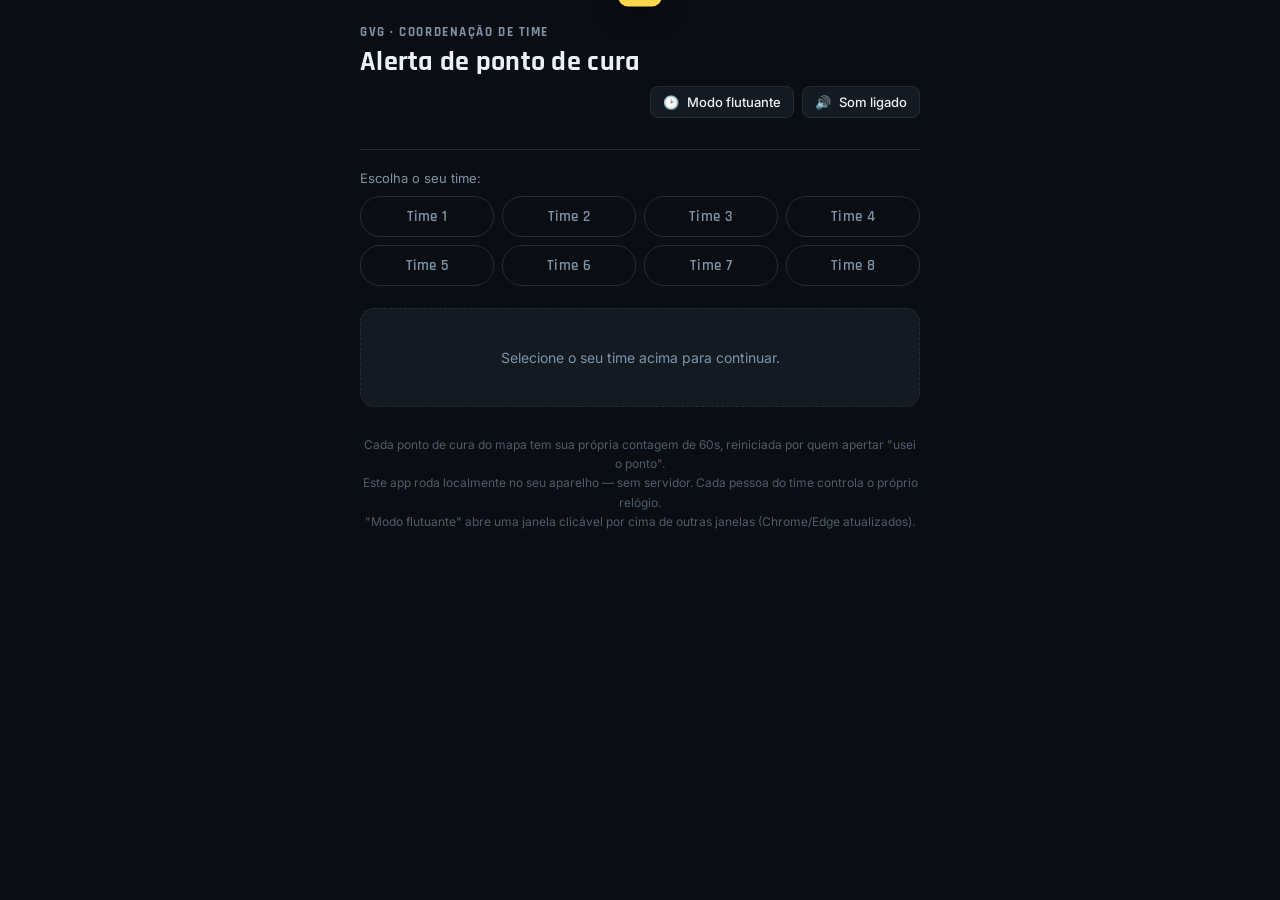
<file: gvg-alerta-cura (3).html>
<!DOCTYPE html>
<html lang="pt-BR">
<head>
<meta charset="UTF-8">
<meta name="viewport" content="width=device-width, initial-scale=1.0">
<title>GVG · Alerta de Cura</title>
<link rel="preconnect" href="https://fonts.googleapis.com">
<link href="https://fonts.googleapis.com/css2?family=Rajdhani:wght@500;600;700&family=Inter:wght@400;500;600&family=JetBrains+Mono:wght@500;700&display=swap" rel="stylesheet">
<style>
  :root{
    --void:#0A0E13;
    --panel:#131A22;
    --panel-2:#0F151C;
    --hairline:#232D38;
    --text:#EAF1F7;
    --dim:#7E93A7;
    --dimmer:#4D5C6C;
    --ready:#FFD84D;
  }
  *{box-sizing:border-box;}
  html,body{margin:0;padding:0;}
  body{
    background:var(--void);
    color:var(--text);
    font-family:'Inter',sans-serif;
    min-height:100vh;
    padding:24px 16px 60px;
  }
  .wrap{max-width:560px;margin:0 auto;}

  header{
    padding-bottom:18px;
    margin-bottom:20px;
    border-bottom:1px solid var(--hairline);
  }
  .eyebrow{
    font-family:'Rajdhani',sans-serif;
    font-weight:700;
    letter-spacing:0.12em;
    font-size:13px;
    color:var(--dim);
    text-transform:uppercase;
    margin:0 0 4px;
  }
  h1{
    font-family:'Rajdhani',sans-serif;
    font-weight:700;
    font-size:28px;
    letter-spacing:0.01em;
    margin:0;
  }
  .status-line{
    font-size:13px;
    color:var(--dim);
    margin-top:6px;
    display:flex;
    align-items:center;
    justify-content:flex-end;
    gap:8px;
    flex-wrap:wrap;
  }
  .sound-btn{
    display:flex;align-items:center;gap:8px;
    background:var(--panel);
    border:1px solid var(--hairline);
    color:var(--text);
    font-family:'Inter',sans-serif;
    font-size:13px;
    font-weight:500;
    padding:7px 12px;
    border-radius:8px;
    cursor:pointer;
  }
  .sound-btn:active{transform:scale(0.97);}
  .sound-btn:disabled{opacity:0.4;cursor:not-allowed;}

  .hidden{display:none !important;}

  .section-label{
    font-size:13px;
    color:var(--dim);
    margin-bottom:10px;
    display:block;
  }
  .picker{margin-bottom:22px;}
  .chip-row{display:flex;gap:8px;flex-wrap:wrap;}
  .chip{
    font-family:'Rajdhani',sans-serif;
    font-weight:600;
    font-size:15px;
    letter-spacing:0.02em;
    padding:10px 14px;
    border-radius:20px;
    border:1.5px solid var(--hairline);
    background:transparent;
    color:var(--dim);
    cursor:pointer;
    flex:1 1 21%;
    min-width:74px;
    text-align:center;
  }
  .chip[data-active="true"]{color:var(--void);border-color:transparent;}

  .map-list{display:flex;flex-direction:column;gap:8px;}
  .map-btn{
    display:flex;
    align-items:center;
    justify-content:space-between;
    width:100%;
    text-align:left;
    background:var(--panel);
    border:1.5px solid var(--hairline);
    border-radius:10px;
    padding:12px 16px;
    color:var(--text);
    cursor:pointer;
    font-family:'Inter',sans-serif;
  }
  .map-btn .map-name{
    font-family:'Rajdhani',sans-serif;
    font-weight:600;
    font-size:16px;
  }
  .map-btn .map-badge{
    font-size:12px;
    color:var(--dim);
    background:var(--panel-2);
    border:1px solid var(--hairline);
    padding:3px 9px;
    border-radius:20px;
    white-space:nowrap;
  }
  .map-btn[data-active="true"]{border-color:var(--accent,#3E8EF7);}
  .map-btn[data-active="true"] .map-badge{color:var(--text);}

  .placeholder{
    background:var(--panel);
    border:1px dashed var(--hairline);
    border-radius:14px;
    padding:40px 20px;
    text-align:center;
    color:var(--dim);
    font-size:14px;
  }

  .top-bar{
    display:flex;
    align-items:center;
    justify-content:space-between;
    gap:10px;
    background:var(--panel);
    border:1px solid var(--hairline);
    border-radius:10px;
    padding:10px 14px;
    margin-bottom:18px;
    font-size:13px;
  }
  .top-bar .info{font-family:'Rajdhani',sans-serif;font-weight:600;font-size:15px;}
  .top-bar .info span.dim{color:var(--dim);font-weight:500;}
  .top-bar button{
    background:var(--panel-2);
    border:1px solid var(--hairline);
    color:var(--text);
    font-size:12px;
    font-weight:600;
    padding:7px 12px;
    border-radius:8px;
    cursor:pointer;
    font-family:'Rajdhani',sans-serif;
  }

  .points-grid{display:flex;flex-direction:column;gap:12px;}

  .card{
    position:relative;
    display:flex;
    align-items:center;
    gap:16px;
    background:var(--panel);
    border:1px solid var(--hairline);
    border-radius:14px;
    padding:14px 16px;
    overflow:hidden;
  }
  .card .band{position:absolute;top:0;left:0;bottom:0;width:4px;}

  .ring-wrap{position:relative;width:92px;height:92px;flex:none;}
  svg.ring{transform:rotate(-90deg);}
  .ring-bg{fill:none;stroke:var(--hairline);stroke-width:7;}
  .ring-fg{fill:none;stroke-width:7;stroke-linecap:round;transition:stroke-dashoffset .3s linear;}
  .ring-center{position:absolute;inset:0;display:flex;flex-direction:column;align-items:center;justify-content:center;}
  .ring-time{font-family:'JetBrains Mono',monospace;font-weight:700;font-size:22px;line-height:1;}
  .ring-unit{font-size:9px;color:var(--dim);letter-spacing:0.05em;margin-top:2px;}

  .card-body{flex:1;min-width:0;}
  .point-name{font-family:'Rajdhani',sans-serif;font-weight:700;font-size:17px;letter-spacing:0.02em;margin-bottom:2px;}
  .status-label{font-family:'Rajdhani',sans-serif;font-weight:700;font-size:13px;letter-spacing:0.02em;margin-bottom:2px;}
  .status-sub{font-size:12px;color:var(--dim);line-height:1.3;margin-bottom:10px;}

  .use-btn{
    font-family:'Rajdhani',sans-serif;
    font-weight:700;
    font-size:13px;
    letter-spacing:0.03em;
    text-transform:uppercase;
    padding:9px 14px;
    border-radius:8px;
    border:none;
    cursor:pointer;
    color:var(--void);
  }
  .use-btn:active{transform:scale(0.97);}

  .card.is-ready{box-shadow:0 0 0 2px var(--ready);}
  .card.is-ready .status-label{color:var(--ready);}
  .card.pulse{animation:pulseGlow 1s ease-in-out infinite;}
  @keyframes pulseGlow{
    0%,100%{box-shadow:0 0 0 2px var(--ready);}
    50%{box-shadow:0 0 18px 3px var(--ready);}
  }

  .alert-banner{
    position:fixed;top:16px;left:50%;
    transform:translateX(-50%) translateY(-140%);
    background:var(--ready);
    color:var(--void);
    font-family:'Rajdhani',sans-serif;
    font-weight:700;
    font-size:15px;
    letter-spacing:0.03em;
    padding:12px 22px;
    border-radius:10px;
    z-index:50;
    transition:transform .35s ease;
    box-shadow:0 8px 24px rgba(0,0,0,0.4);
    max-width:90vw;
    text-align:center;
  }
  .alert-banner.show{transform:translateX(-50%) translateY(0);}

  .pip-note{
    font-size:12px;color:var(--dim);
    background:var(--panel);
    border:1px solid var(--hairline);
    border-radius:10px;
    padding:10px 14px;
    margin-bottom:18px;
    line-height:1.5;
  }
  .pip-note.warn{color:var(--ready);border-color:var(--ready);}

  footer{margin-top:28px;font-size:12px;color:var(--dimmer);text-align:center;line-height:1.6;}
</style>
</head>
<body>
<div class="wrap">

  <header>
    <p class="eyebrow">GVG · Coordenação de time</p>
    <h1>Alerta de ponto de cura</h1>
    <p class="status-line">
      <button class="sound-btn" id="pipBtn" type="button">
        <span>&#128337;</span>
        <span id="pipLabel">Modo flutuante</span>
      </button>
      <button class="sound-btn" id="soundBtn" type="button">
        <span id="soundIcon">&#128266;</span>
        <span id="soundLabel">Som ligado</span>
      </button>
    </p>
  </header>

  <div class="pip-note hidden" id="pipNote"></div>

  <div id="selectionScreen">
    <div class="picker">
      <span class="section-label">Escolha o seu time:</span>
      <div class="chip-row" id="chipRow"></div>
    </div>

    <div id="mapSection" class="hidden">
      <span class="section-label">Mapa do seu time:</span>
      <div class="map-list" id="mapList"></div>
    </div>

    <div class="placeholder" id="placeholder">
      Selecione o seu time acima para continuar.
    </div>
  </div>

  <div id="pointsScreen" class="hidden">
    <div class="top-bar">
      <span class="info" id="topBarInfo">Time · Mapa</span>
      <button id="changeSelectionBtn" type="button">Trocar time/mapa</button>
    </div>
    <div id="pointsHolder" class="points-grid"></div>
  </div>

  <footer>
    Cada ponto de cura do mapa tem sua própria contagem de 60s, reiniciada por quem apertar "usei o ponto".<br>
    Este app roda localmente no seu aparelho — sem servidor. Cada pessoa do time controla o próprio relógio.<br>
    "Modo flutuante" abre uma janela clicável por cima de outras janelas (Chrome/Edge atualizados).
  </footer>

</div>

<div class="alert-banner" id="alertBanner"></div>

<script>
const TEAMS = [
  {id:"1", name:"Time 1", color:"#E5484D"},
  {id:"2", name:"Time 2", color:"#3E8EF7"},
  {id:"3", name:"Time 3", color:"#35C48C"},
  {id:"4", name:"Time 4", color:"#E8B339"},
  {id:"5", name:"Time 5", color:"#9B6BFF"},
  {id:"6", name:"Time 6", color:"#FF8A3D"},
  {id:"7", name:"Time 7", color:"#FF5FA8"},
  {id:"8", name:"Time 8", color:"#38D9E0"}
];

const MAPS = [
  {id:"whisk_peak",   name:"Whisk Peak",          points:[{id:"a",label:"Ponto A"},{id:"c",label:"Ponto C"}]},
  {id:"foosha",       name:"Foosha",              points:[{id:"norte",label:"Norte"},{id:"sul",label:"Sul"}]},
  {id:"shells_town",  name:"Shells Town",         points:[{id:"unico",label:"Único ponto"}]},
  {id:"orange_town",  name:"Orange Town",         points:[{id:"a",label:"Ponto A"},{id:"b",label:"Ponto B"},{id:"c",label:"Ponto C"}]},
  {id:"cocoyasi",     name:"Cocoyasi",            points:[{id:"unico",label:"Único ponto"}]},
  {id:"loguetown",    name:"Loguetown",           points:[]},
  {id:"drum_island",  name:"Drum Island",         points:[{id:"ferreiro",label:"Ferreiro"},{id:"bar1",label:"Bar (1)"},{id:"bar2",label:"Bar (2)"}]},
  {id:"alubarna",     name:"Alubarna",            points:[{id:"norte",label:"Norte"},{id:"sul",label:"Sul"}]},
  {id:"water7",       name:"Water 7",             points:[{id:"leste",label:"Leste"},{id:"oeste",label:"Oeste"}]},
  {id:"enies_lobby",  name:"Enies Lobby",         points:[{id:"unico",label:"Único ponto"}]},
  {id:"amazon_lilly", name:"Amazon Lilly",        points:[]},
  {id:"sabaody",      name:"Sabaody Archipelago", points:[{id:"norte",label:"Norte"},{id:"sudoeste",label:"Sudoeste"},{id:"sudeste",label:"Sudeste"}]}
];

const CYCLE = 60;
const RADIUS = 38;
const CIRC = 2 * Math.PI * RADIUS;
const LS_STATE = "gvg_local_state";
const LS_PREFS = "gvg_local_prefs";

function emptyState(){
  const maps = {}, points = {};
  TEAMS.forEach(t=>{ maps[t.id] = null; points[t.id] = {}; });
  return {maps, points};
}

let state = emptyState();
let myTeam = null;
let soundOn = true;
let alertedFor = {};
let pipWin = null;

const chipRow = document.getElementById('chipRow');
const mapSection = document.getElementById('mapSection');
const mapList = document.getElementById('mapList');
const placeholder = document.getElementById('placeholder');
const selectionScreen = document.getElementById('selectionScreen');
const pointsScreen = document.getElementById('pointsScreen');
const topBarInfo = document.getElementById('topBarInfo');
const changeSelectionBtn = document.getElementById('changeSelectionBtn');
const pointsHolder = document.getElementById('pointsHolder');
const alertBanner = document.getElementById('alertBanner');
const soundBtn = document.getElementById('soundBtn');
const soundIcon = document.getElementById('soundIcon');
const soundLabel = document.getElementById('soundLabel');
const pipBtn = document.getElementById('pipBtn');
const pipLabel = document.getElementById('pipLabel');
const pipNote = document.getElementById('pipNote');

function loadLocal(){
  try{
    const rawState = localStorage.getItem(LS_STATE);
    if(rawState){
      const parsed = JSON.parse(rawState);
      TEAMS.forEach(t=>{
        if(parsed.maps && parsed.maps[t.id] !== undefined) state.maps[t.id] = parsed.maps[t.id];
        if(parsed.points && parsed.points[t.id]) state.points[t.id] = parsed.points[t.id];
      });
    }
  }catch(e){}
  try{
    const rawPrefs = localStorage.getItem(LS_PREFS);
    if(rawPrefs){
      const p = JSON.parse(rawPrefs);
      myTeam = p.myTeam || null;
      soundOn = p.soundOn !== undefined ? p.soundOn : true;
    }
  }catch(e){}
}
function saveState(){ try{ localStorage.setItem(LS_STATE, JSON.stringify(state)); }catch(e){} }
function savePrefs(){ try{ localStorage.setItem(LS_PREFS, JSON.stringify({myTeam, soundOn})); }catch(e){} }

function buildChips(){
  chipRow.innerHTML = TEAMS.map(t=>`
    <button class="chip" data-team="${t.id}" data-active="false" type="button">${t.name}</button>
  `).join('');
  chipRow.querySelectorAll('.chip').forEach(chip=>{
    chip.addEventListener('click', ()=>selectTeam(chip.dataset.team));
  });
}

function currentTeamObj(){ return TEAMS.find(t=>t.id===myTeam); }
function currentMapId(){ return myTeam ? state.maps[myTeam] : null; }
function currentMapObj(){ const id = currentMapId(); return MAPS.find(m=>m.id===id) || null; }

function selectTeam(id){
  myTeam = id;
  renderChips();
  savePrefs();
  renderMapSection();
  closeFloating();
}

function renderChips(){
  chipRow.querySelectorAll('.chip').forEach(chip=>{
    const active = chip.dataset.team === myTeam;
    chip.dataset.active = active ? "true" : "false";
    const team = TEAMS.find(t=>t.id===chip.dataset.team);
    chip.style.background = active ? team.color : 'transparent';
    chip.style.borderColor = active ? team.color : '';
  });
}

function renderMapSection(){
  if(!myTeam){
    mapSection.classList.add('hidden');
    placeholder.classList.remove('hidden');
    placeholder.textContent = 'Selecione o seu time acima para continuar.';
    return;
  }
  mapSection.classList.remove('hidden');
  placeholder.classList.remove('hidden');
  placeholder.textContent = 'Selecione o mapa do seu time acima.';
  const activeMapId = currentMapId();
  const team = currentTeamObj();
  mapList.innerHTML = MAPS.map(m=>`
    <button class="map-btn" data-map="${m.id}" data-active="${m.id===activeMapId}" style="--accent:${team.color}" type="button">
      <span class="map-name">${m.name}</span>
      <span class="map-badge">${m.points.length === 0 ? 'sem cura' : m.points.length + ' ponto' + (m.points.length>1?'s':'')}</span>
    </button>
  `).join('');
  mapList.querySelectorAll('.map-btn').forEach(btn=>{
    btn.addEventListener('click', ()=>selectMap(btn.dataset.map));
  });
}

function selectMap(mapId){
  state.maps[myTeam] = mapId;
  alertedFor = {};
  saveState();
  closeFloating();
  enterPointsScreen();
}

function enterPointsScreen(){
  const map = currentMapObj();
  const team = currentTeamObj();
  if(!map){ renderMapSection(); return; }

  selectionScreen.classList.add('hidden');
  pointsScreen.classList.remove('hidden');
  topBarInfo.innerHTML = `${team.name} <span class="dim">·</span> ${map.name}`;

  if(map.points.length === 0){
    pointsHolder.innerHTML = `<div class="placeholder">${map.name} não tem pontos de cura para monitorar.</div>`;
    return;
  }
  pointsHolder.innerHTML = map.points.map(p => `
    <div class="card" data-point="${p.id}" id="card-${p.id}">
      <div class="band" style="background:${team.color}"></div>
      <div class="ring-wrap">
        <svg class="ring" width="92" height="92" viewBox="0 0 92 92">
          <circle class="ring-bg" cx="46" cy="46" r="${RADIUS}"></circle>
          <circle class="ring-fg" id="ring-${p.id}" cx="46" cy="46" r="${RADIUS}"
            stroke="${team.color}" stroke-dasharray="${CIRC}" stroke-dashoffset="${CIRC}"></circle>
        </svg>
        <div class="ring-center">
          <span class="ring-time" id="time-${p.id}">--</span>
          <span class="ring-unit">seg</span>
        </div>
      </div>
      <div class="card-body">
        <div class="point-name">${p.label}</div>
        <div class="status-label" id="status-${p.id}">Aguardando</div>
        <div class="status-sub" id="sub-${p.id}">Ninguém marcou o uso ainda.</div>
        <button class="use-btn" id="btn-${p.id}" style="background:${team.color}" type="button">Usei o ponto</button>
      </div>
    </div>
  `).join('');
  map.points.forEach(p=>{
    document.getElementById(`btn-${p.id}`).addEventListener('click', ()=>markPointUsed(p.id));
  });
  renderTimers();
}

changeSelectionBtn.addEventListener('click', ()=>{
  pointsScreen.classList.add('hidden');
  selectionScreen.classList.remove('hidden');
  renderChips();
  renderMapSection();
  closeFloating();
});

function renderSoundBtn(){
  soundIcon.textContent = soundOn ? '\u{1F50A}' : '\u{1F507}';
  soundLabel.textContent = soundOn ? 'Som ligado' : 'Som desligado';
}
soundBtn.addEventListener('click', ()=>{
  soundOn = !soundOn;
  renderSoundBtn();
  savePrefs();
});

function markPointUsed(pointId){
  if(!myTeam) return;
  const now = Date.now();
  state.points[myTeam][pointId] = now;
  delete alertedFor[pointId];
  saveState();
  renderTimers();
}

function playBeep(){
  try{
    const ctx = new (window.AudioContext || window.webkitAudioContext)();
    const freqs = [660, 880, 1046];
    freqs.forEach((f, i)=>{
      const osc = ctx.createOscillator();
      const gain = ctx.createGain();
      osc.type = 'sine';
      osc.frequency.value = f;
      gain.gain.setValueAtTime(0.0001, ctx.currentTime + i*0.14);
      gain.gain.exponentialRampToValueAtTime(0.28, ctx.currentTime + i*0.14 + 0.02);
      gain.gain.exponentialRampToValueAtTime(0.0001, ctx.currentTime + i*0.14 + 0.22);
      osc.connect(gain).connect(ctx.destination);
      osc.start(ctx.currentTime + i*0.14);
      osc.stop(ctx.currentTime + i*0.14 + 0.24);
    });
  }catch(e){}
}

function showBanner(text){
  alertBanner.textContent = text;
  alertBanner.classList.add('show');
  clearTimeout(showBanner._t);
  showBanner._t = setTimeout(()=>{ alertBanner.classList.remove('show'); }, 4000);
}

/* ---------- TIMERS (main doc + floating doc together) ---------- */

function renderTimers(){
  const map = currentMapObj();
  if(!map || !myTeam) return;
  const now = Date.now();
  const docs = [document];
  if(pipWin && !pipWin.closed) docs.push(pipWin.document);

  map.points.forEach(p=>{
    const start = state.points[myTeam][p.id];
    const elapsed = start ? (now - start) / 1000 : null;
    const ready = elapsed !== null && elapsed >= CYCLE;
    const remaining = start ? Math.max(0, Math.ceil(CYCLE - elapsed)) : null;

    docs.forEach(doc=>{
      const card = doc.getElementById(`card-${p.id}`);
      if(!card) return;
      const ring = doc.getElementById(`ring-${p.id}`);
      const timeEl = doc.getElementById(`time-${p.id}`);
      const statusEl = doc.getElementById(`status-${p.id}`);
      const subEl = doc.getElementById(`sub-${p.id}`);
      const pring = doc.getElementById(`pring-${p.id}`);

      if(!start){
        if(ring) ring.style.strokeDashoffset = CIRC;
        if(timeEl) timeEl.textContent = '--';
        if(statusEl) statusEl.textContent = 'Aguardando';
        if(subEl) subEl.textContent = 'Sem uso registrado.';
        card.classList.remove('is-ready','pulse');
        if(pring) pring.style.setProperty('--pct','0%');
        return;
      }

      if(!ready){
        const progress = elapsed / CYCLE;
        if(ring) ring.style.strokeDashoffset = CIRC * (1 - progress);
        if(pring) pring.style.setProperty('--pct', Math.round(progress*100)+'%');
        if(timeEl) timeEl.textContent = remaining;
        if(statusEl) statusEl.textContent = 'Curando';
        if(subEl) subEl.textContent = `Disponível em ${remaining}s.`;
        card.classList.remove('is-ready','pulse');
      } else {
        if(ring) ring.style.strokeDashoffset = 0;
        if(pring) pring.style.setProperty('--pct','100%');
        if(timeEl) timeEl.textContent = '60+';
        if(statusEl) statusEl.textContent = 'Disponível';
        if(subEl) subEl.textContent = 'Ponto já renasceu.';
        card.classList.add('is-ready','pulse');
      }
    });

    if(ready && alertedFor[p.id] !== start){
      alertedFor[p.id] = start;
      showBanner(`${p.label}: ponto de cura disponível`);
      if(soundOn) playBeep();
      if(navigator.vibrate){ try{ navigator.vibrate([120,60,120]); }catch(e){} }
    }
  });
}

/* ---------- DOCUMENT PICTURE-IN-PICTURE (real clickable overlay) ---------- */

function showPipNote(text, warn){
  pipNote.textContent = text;
  pipNote.classList.remove('hidden');
  pipNote.classList.toggle('warn', !!warn);
}

function buildFloatingDoc(win, map, team){
  const doc = win.document;
  doc.head.innerHTML = `
    <meta charset="UTF-8">
    <style>
      *{box-sizing:border-box;}
      html,body{margin:0;padding:0;background:#0A0E13;color:#EAF1F7;font-family:system-ui,-apple-system,Segoe UI,sans-serif;}
      .frow{display:flex;align-items:center;gap:10px;padding:10px 12px;border-bottom:1px solid #232D38;}
      .frow:last-child{border-bottom:none;}
      .frow.ready{background:rgba(255,216,77,0.14);}
      .pring{
        --pct:0%;
        width:46px;height:46px;border-radius:50%;flex:none;position:relative;
        background:conic-gradient(${team.color} var(--pct), #232D38 0);
        display:flex;align-items:center;justify-content:center;
      }
      .pring::before{content:'';position:absolute;inset:5px;background:#0A0E13;border-radius:50%;}
      .pring span{position:relative;z-index:1;font-weight:700;font-size:13px;font-family:monospace;}
      .pinfo{flex:1;min-width:0;}
      .pname{font-weight:700;font-size:13px;}
      .pstatus{font-size:11px;color:#7E93A7;margin-top:1px;}
      .pbtn{
        border:none;border-radius:7px;padding:9px 12px;font-weight:700;
        font-size:11px;color:#0A0E13;cursor:pointer;text-transform:uppercase;
        background:${team.color};flex:none;
      }
      .pbtn:active{transform:scale(0.96);}
      .fheader{font-size:11px;color:#7E93A7;padding:8px 12px 4px;}
    </style>
  `;
  const rowsHtml = map.points.map(p => `
    <div class="frow" id="card-${p.id}">
      <div class="pring" id="pring-${p.id}"><span id="time-${p.id}">--</span></div>
      <div class="pinfo">
        <div class="pname">${p.label}</div>
        <div class="pstatus" id="status-${p.id}">Aguardando</div>
      </div>
      <button class="pbtn" id="btn-${p.id}" type="button">Usei</button>
    </div>
  `).join('');
  doc.body.innerHTML = `<div class="fheader">${team.name} · ${map.name}</div>${rowsHtml}`;
  map.points.forEach(p=>{
    doc.getElementById(`btn-${p.id}`).addEventListener('click', ()=>markPointUsed(p.id));
  });
}

async function toggleFloating(){
  if(pipWin && !pipWin.closed){
    pipWin.close();
    return;
  }
  if(!('documentPictureInPicture' in window)){
    showPipNote('Modo flutuante clicável requer Chrome ou Edge atualizado (versão 116 ou mais recente) no computador.', true);
    return;
  }
  const map = currentMapObj();
  const team = currentTeamObj();
  if(!myTeam || !map || map.points.length === 0){
    showPipNote('Selecione um time e um mapa com pontos de cura antes de abrir o modo flutuante.', true);
    return;
  }
  try{
    pipWin = await documentPictureInPicture.requestWindow({
      width: 300,
      height: Math.min(420, 44 + map.points.length * 68)
    });
  }catch(e){
    showPipNote('Não foi possível abrir a janela flutuante agora. Tente de novo.', true);
    return;
  }
  buildFloatingDoc(pipWin, map, team);
  renderTimers();
  pipLabel.textContent = 'Fechar flutuante';
  pipNote.classList.add('hidden');
  pipWin.addEventListener('pagehide', ()=>{
    pipWin = null;
    pipLabel.textContent = 'Modo flutuante';
  });
}

function closeFloating(){
  if(pipWin && !pipWin.closed){
    pipWin.close();
  }
  pipWin = null;
  pipLabel.textContent = 'Modo flutuante';
}

pipBtn.addEventListener('click', toggleFloating);

function tickLoop(){
  renderTimers();
  setInterval(renderTimers, 1000);
}

function init(){
  buildChips();
  loadLocal();
  renderSoundBtn();
  if(!('documentPictureInPicture' in window)){
    showPipNote('Modo flutuante clicável requer Chrome ou Edge atualizado (versão 116+) no computador.', true);
  }
  if(myTeam){
    renderChips();
    if(currentMapId()){
      enterPointsScreen();
    } else {
      renderMapSection();
    }
  }
  tickLoop();
}

init();
</script>
</body>
</html>
</file>
